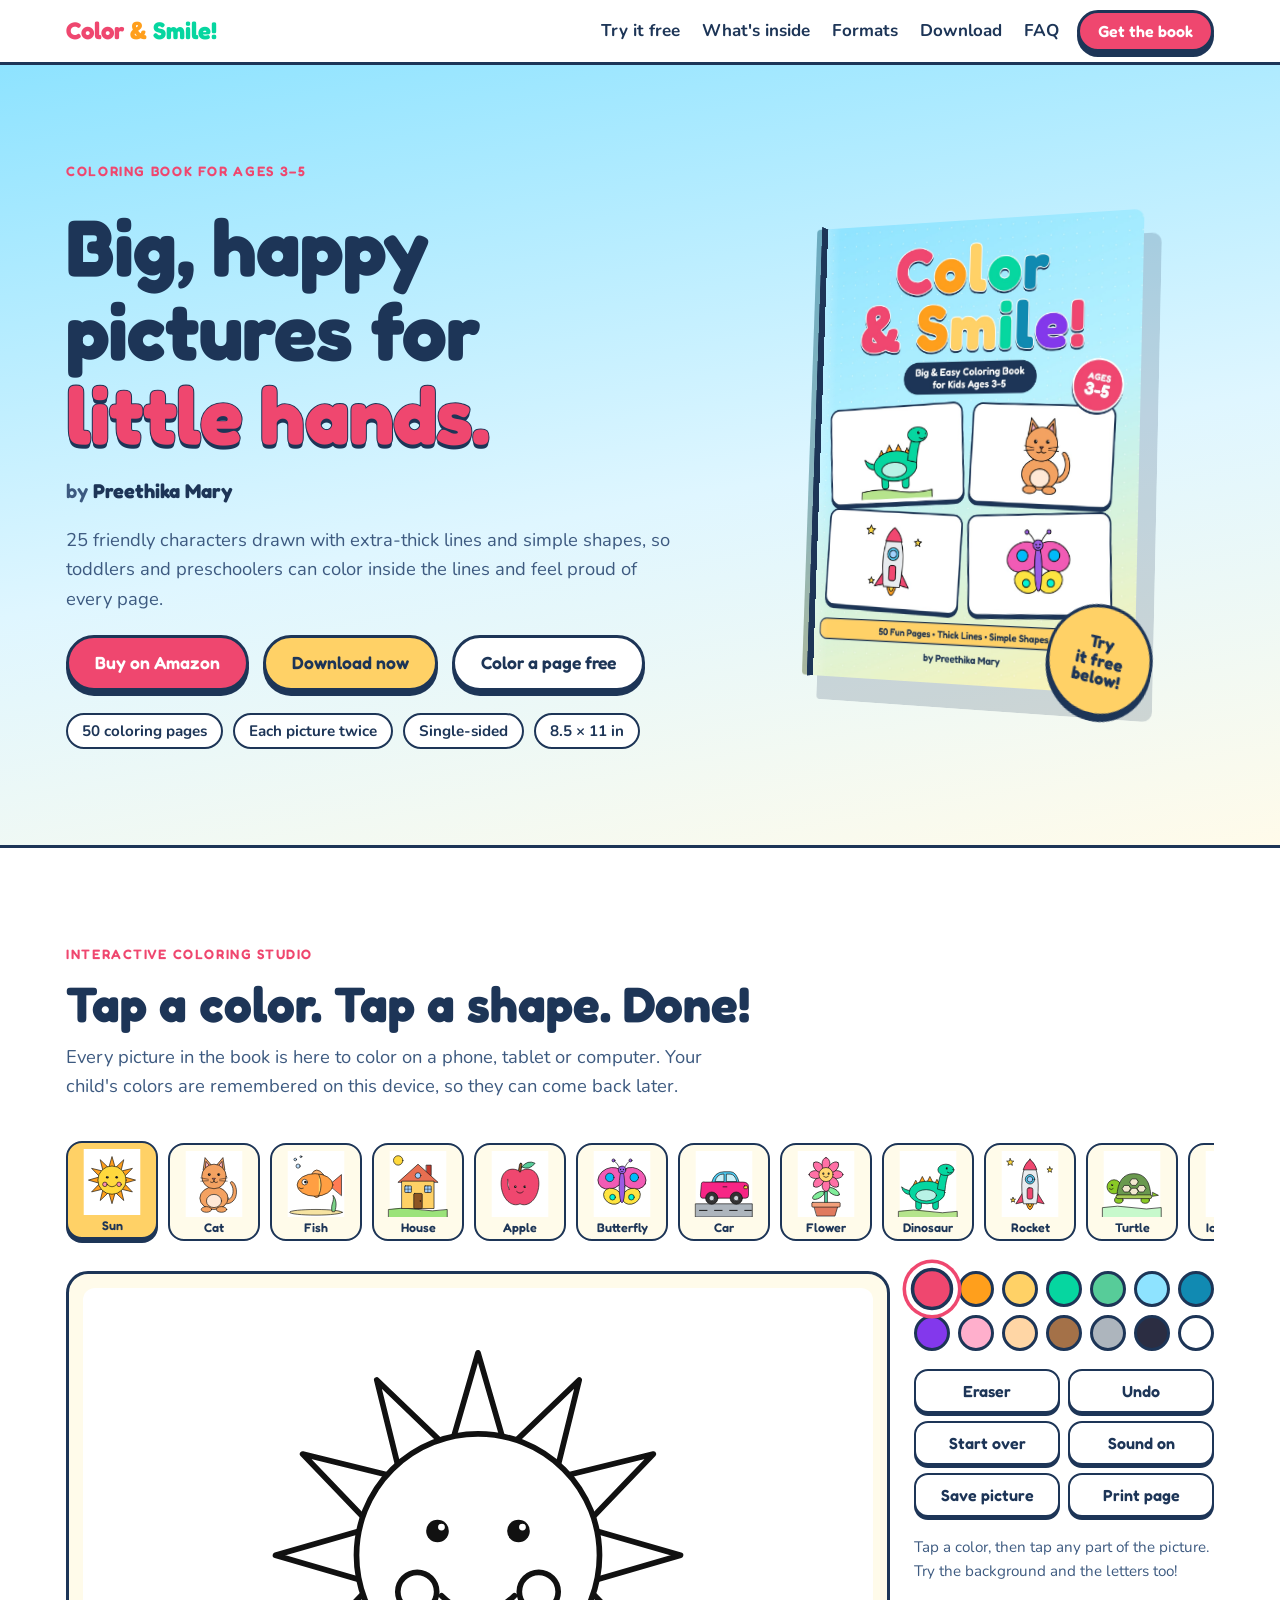
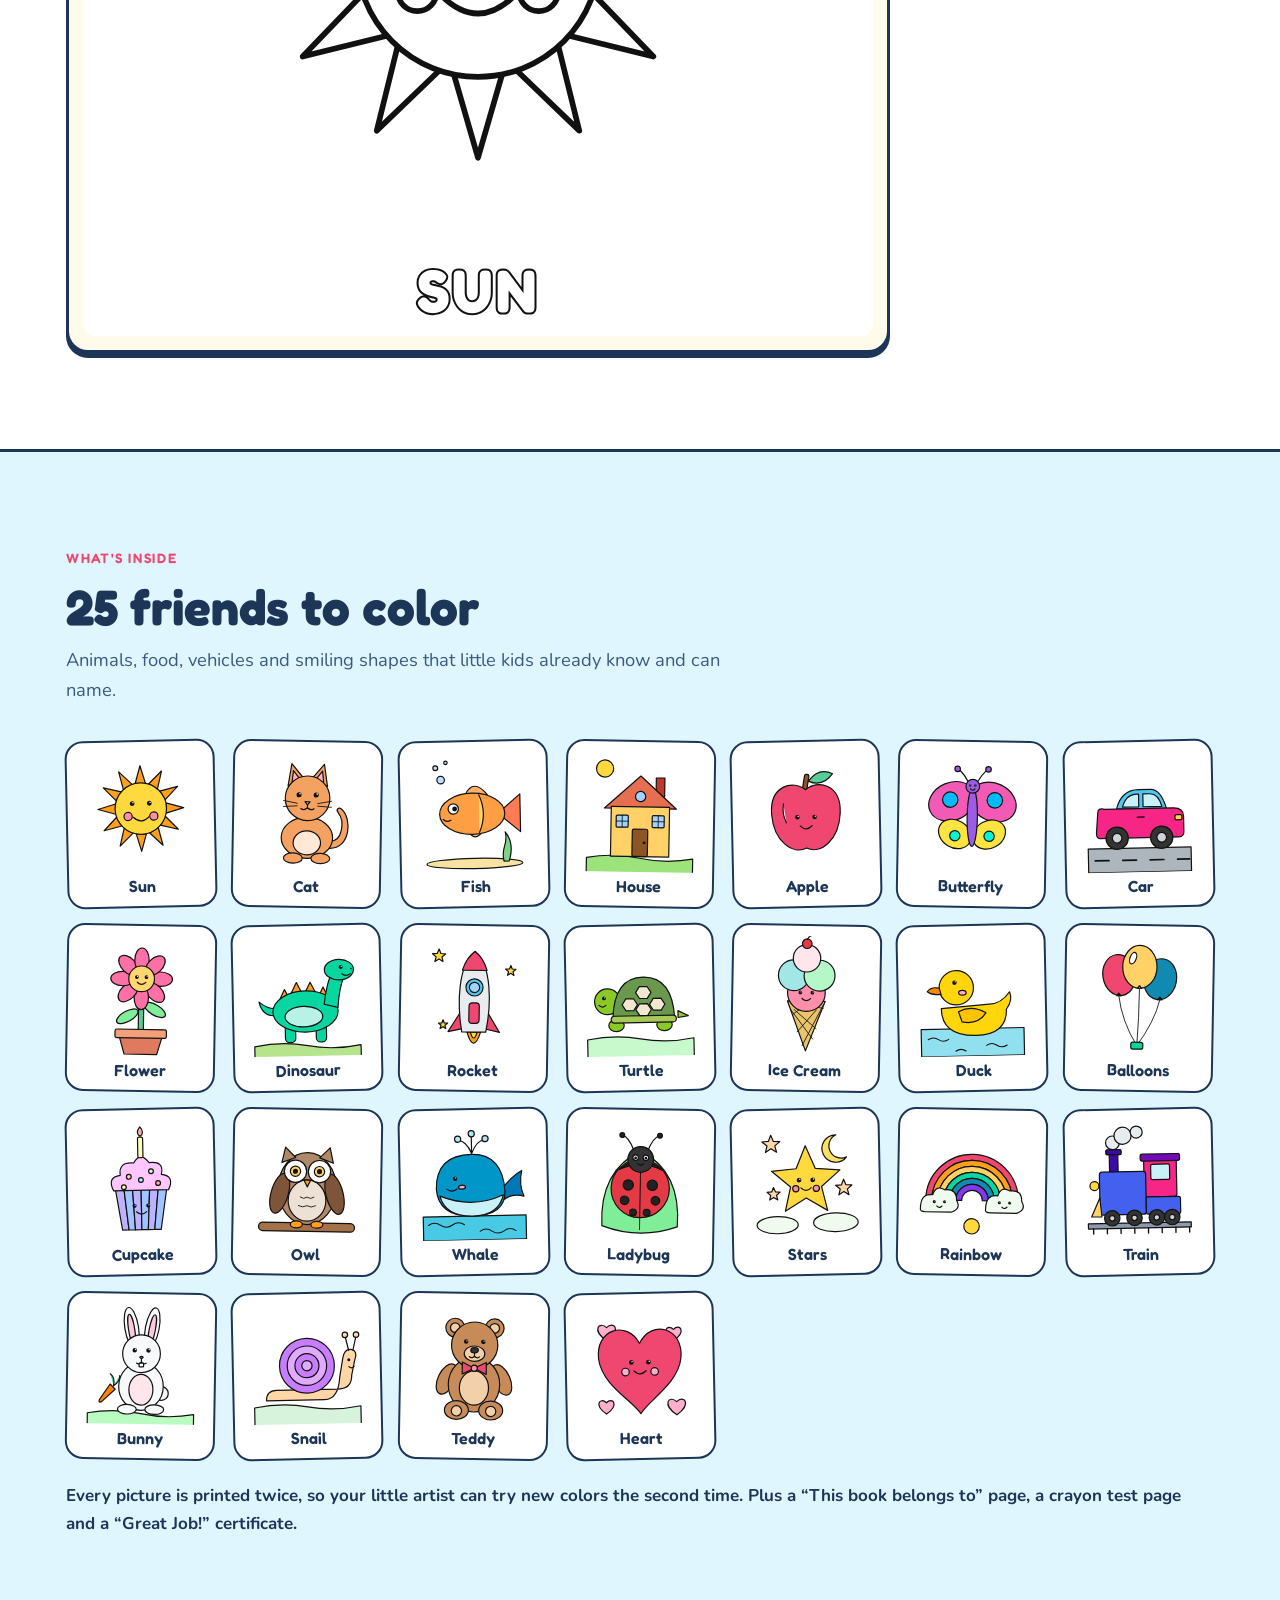
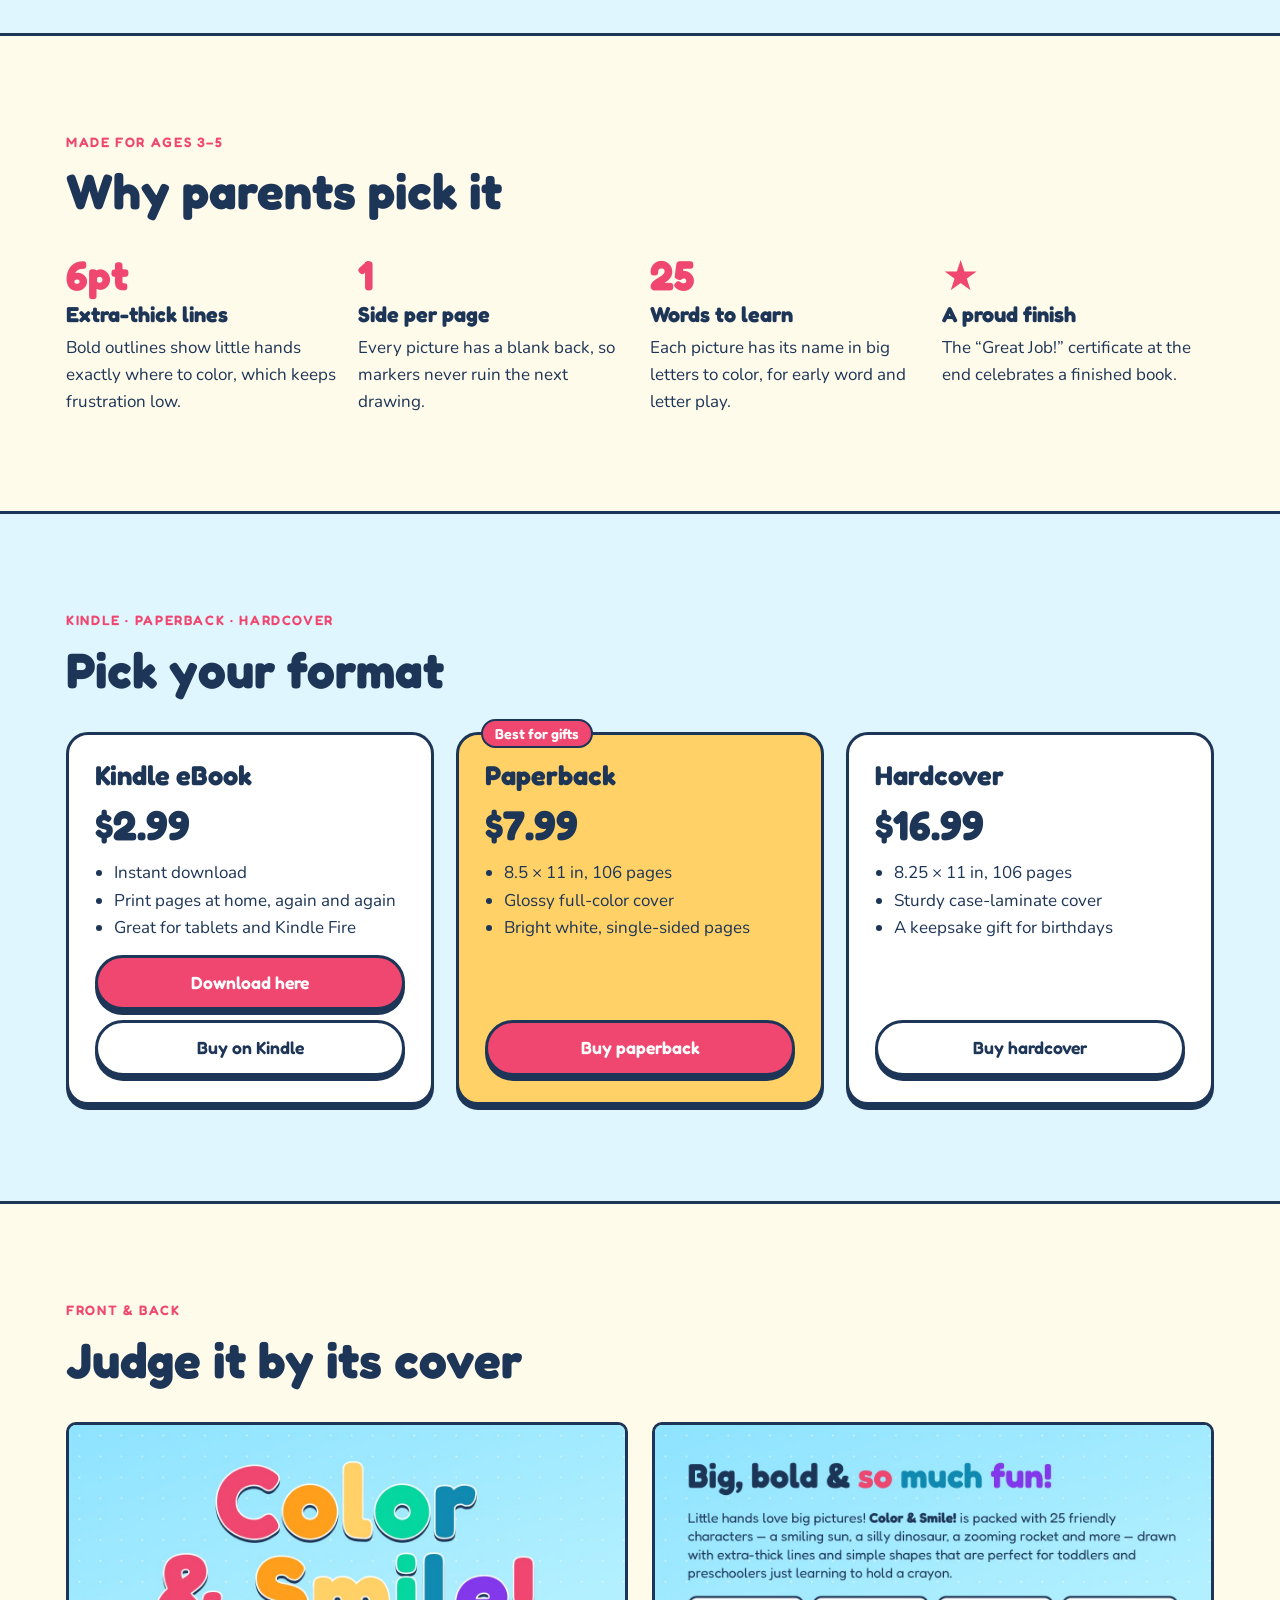
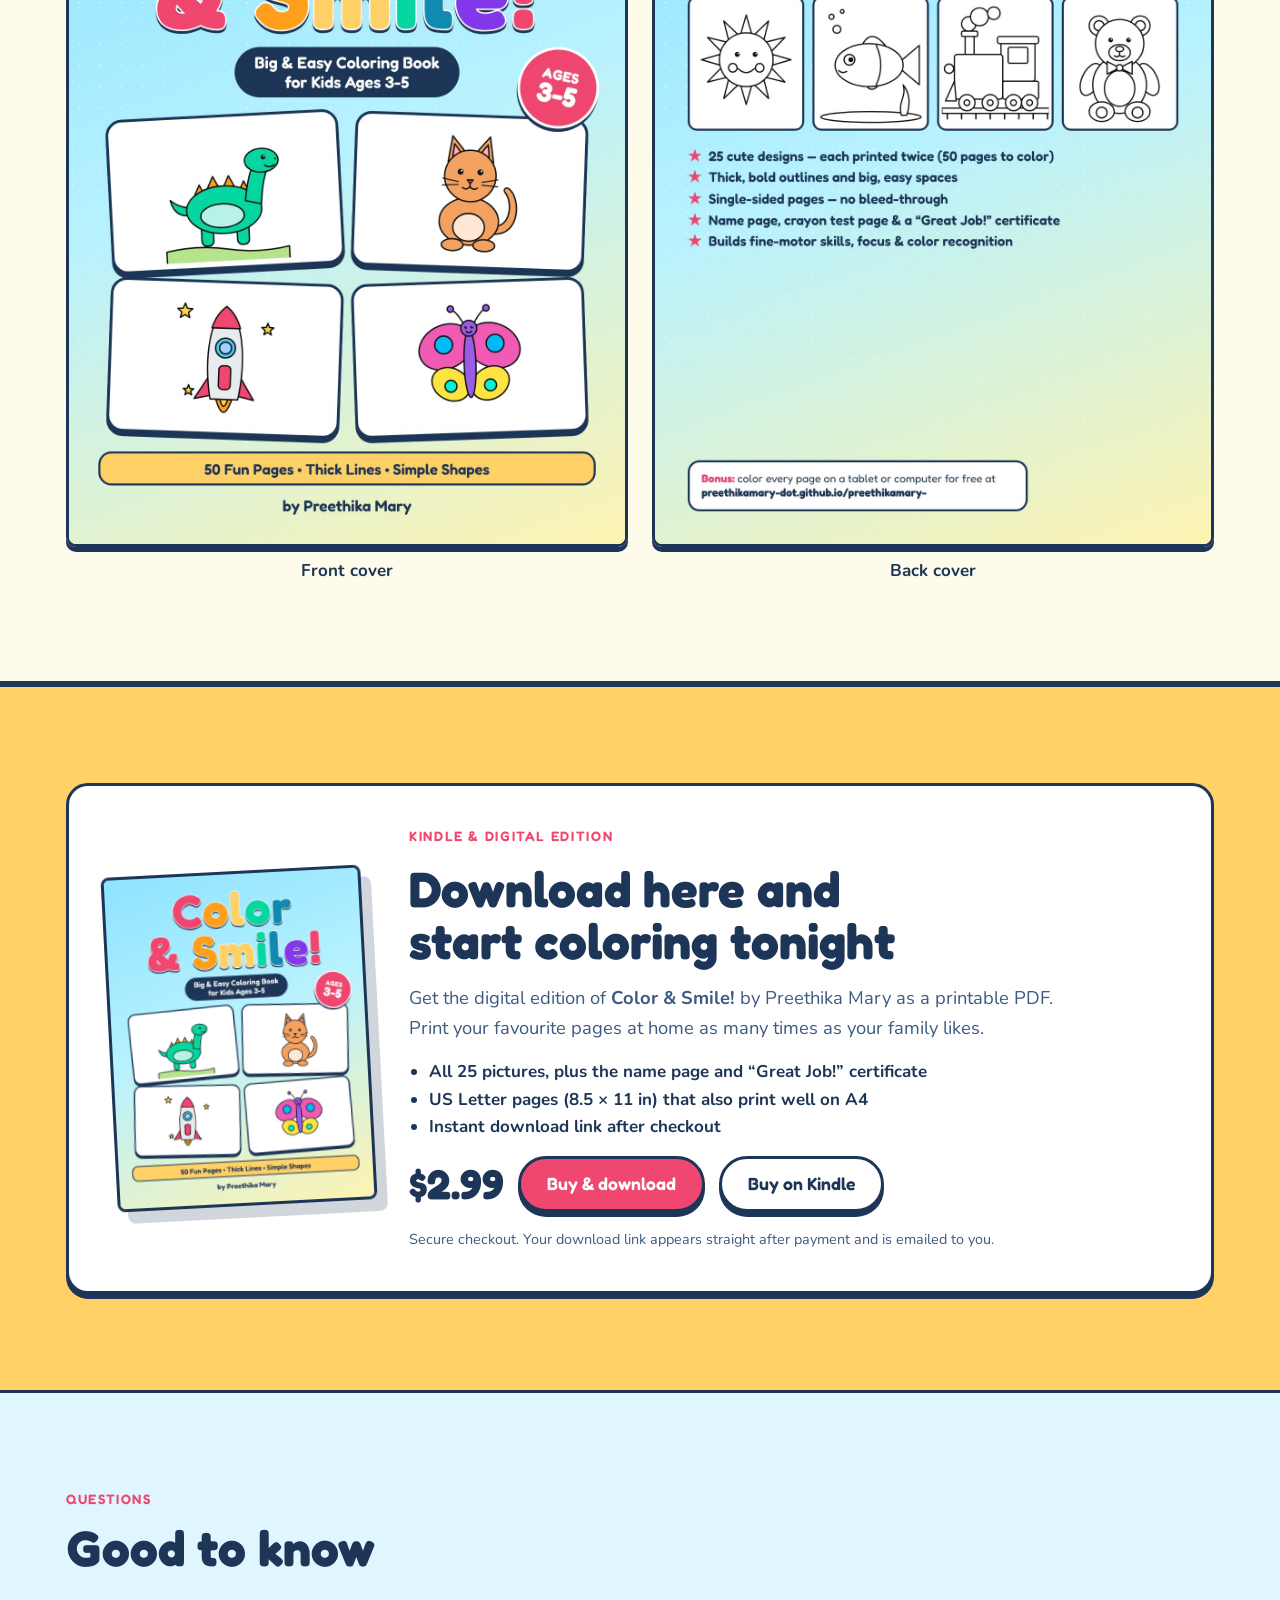
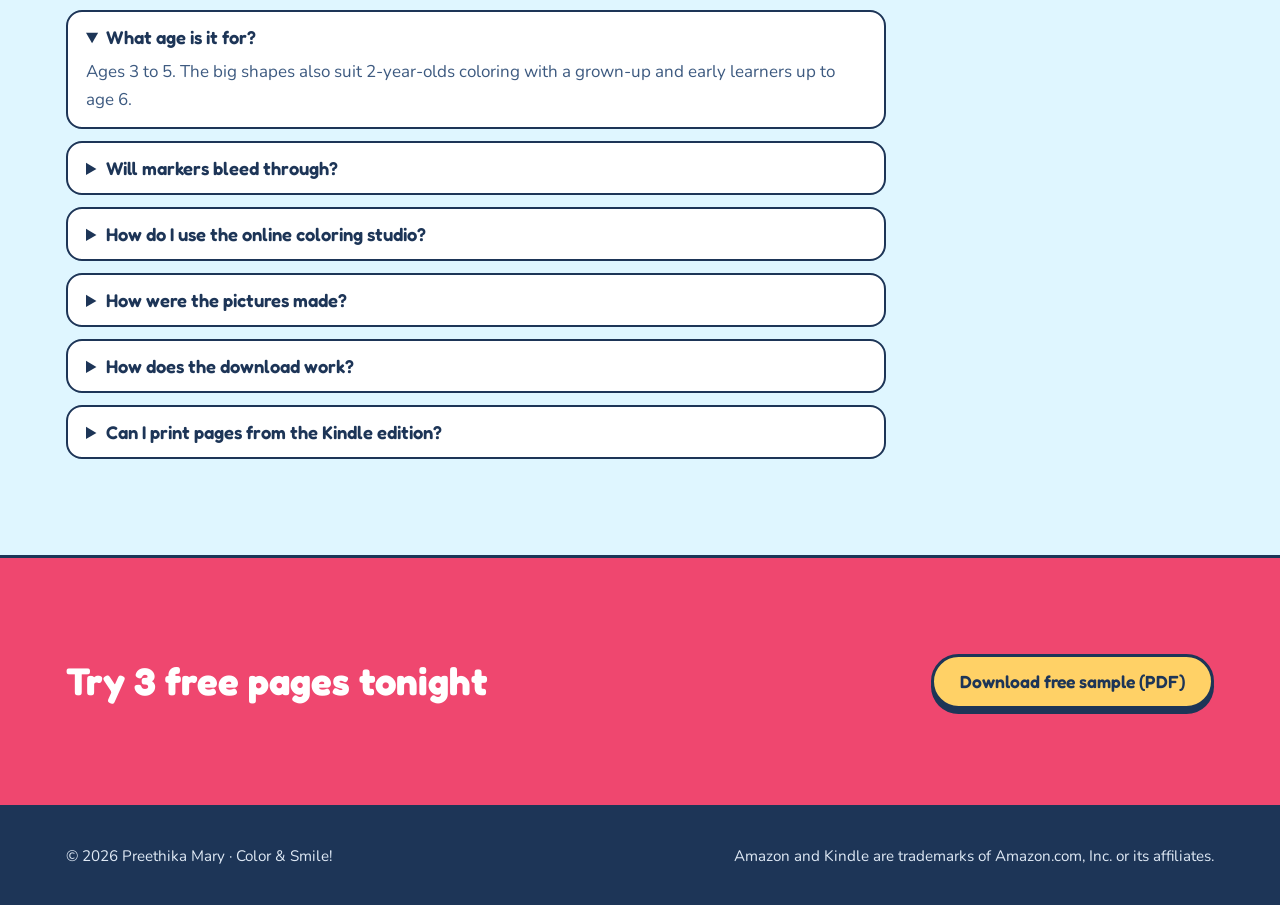
<file: docs/index.html>
<!doctype html>
<html lang="en">
<head>
<meta charset="utf-8">
<meta name="viewport" content="width=device-width, initial-scale=1, viewport-fit=cover">
<title>Color &amp; Smile! Coloring Book</title>
<meta name="claude:viewport-fit-sides" content="cover">
<meta name="author" content="Preethika Mary">
<meta name="description" content="Big & easy coloring book for kids ages 3-5. 25 cute designs, each printed twice, with thick lines and single-sided pages. Kindle, paperback and hardcover. Try coloring free online.">
<meta property="og:title" content="Color & Smile! Big & Easy Coloring Book for Kids Ages 3-5">
<meta property="og:image" content="assets/img/front-cover.jpg">
<link rel="preconnect" href="https://fonts.googleapis.com">
<link rel="preconnect" href="https://fonts.gstatic.com" crossorigin>
<link rel="stylesheet" href="https://fonts.googleapis.com/css2?family=Fredoka:wght@500;600;700&family=Nunito:wght@400;700&display=swap">
<link rel="stylesheet" href="assets/style.css">
<script>
  /* Paste your Amazon product links here after the book goes live on KDP. */
  window.BUY_LINKS = {
    /* Checkout link for the instant PDF download, e.g. a Gumroad, Payhip,
       Stripe Payment Link or PayPal link. Upload print-ready/kindle-interior.pdf there. */
    download: "",
    kindle: "",
    paperback: "",
    hardcover: ""
  };
</script>
</head>
<body>

<header class="top">
  <div class="wrap">
    <a class="logo" href="#top" aria-label="Color and Smile home"><span>Color</span> <span>&amp;</span> <span>Smile!</span></a>
    <nav aria-label="Sections">
      <a href="#try">Try it free</a>
      <a href="#inside">What's inside</a>
      <a href="#formats">Formats</a>
      <a href="#download">Download</a>
      <a href="#faq">FAQ</a>
    </nav>
    <a class="btn primary" href="#formats">Get the book</a>
  </div>
</header>

<main id="top">
  <section class="hero">
    <div class="wrap">
      <div class="hero-copy">
        <p class="eyebrow">Coloring book for ages 3&ndash;5</p>
        <h1>Big, happy pictures for <em>little hands.</em></h1>
        <p class="byline">by <strong>Preethika Mary</strong></p>
        <p class="lede">25 friendly characters drawn with extra-thick lines and simple shapes, so toddlers and preschoolers can color inside the lines and feel proud of every page.</p>
        <div class="cta-row">
          <a class="btn primary" href="#formats">Buy on Amazon</a>
          <a class="btn sun" href="#download">Download now</a>
          <a class="btn" href="#try">Color a page free</a>
        </div>
        <ul class="facts" aria-label="Book facts">
          <li>50 coloring pages</li>
          <li>Each picture twice</li>
          <li>Single-sided</li>
          <li>8.5 &times; 11 in</li>
        </ul>
      </div>
      <div class="book-stage" aria-hidden="true">
        <div class="book">
          <img src="assets/img/front-cover.jpg" alt="">
          <div class="sticker">Try<br>it free<br>below!</div>
        </div>
      </div>
    </div>
  </section>

  <section class="studio-sec" id="try">
    <div class="wrap">
      <div class="sec-head">
        <p class="eyebrow">Interactive coloring studio</p>
        <h2>Tap a color. Tap a shape. Done!</h2>
        <p class="lede">Every picture in the book is here to color on a phone, tablet or computer. Your child's colors are remembered on this device, so they can come back later.</p>
      </div>
      <div class="studio" data-studio></div>
    </div>
  </section>

  <section id="inside">
    <div class="wrap">
      <div class="sec-head">
        <p class="eyebrow">What's inside</p>
        <h2>25 friends to color</h2>
        <p class="lede">Animals, food, vehicles and smiling shapes that little kids already know and can name.</p>
      </div>
      <div class="gallery" id="gallery"></div>
      <p class="twice">Every picture is printed twice, so your little artist can try new colors the second time. Plus a &ldquo;This book belongs to&rdquo; page, a crayon test page and a &ldquo;Great Job!&rdquo; certificate.</p>
    </div>
  </section>

  <section class="reasons">
    <div class="wrap">
      <div class="sec-head"><p class="eyebrow">Made for ages 3&ndash;5</p><h2>Why parents pick it</h2></div>
      <div class="reason-grid">
        <div class="reason"><span class="num">6pt</span><h3>Extra-thick lines</h3><p>Bold outlines show little hands exactly where to color, which keeps frustration low.</p></div>
        <div class="reason"><span class="num">1</span><h3>Side per page</h3><p>Every picture has a blank back, so markers never ruin the next drawing.</p></div>
        <div class="reason"><span class="num">25</span><h3>Words to learn</h3><p>Each picture has its name in big letters to color, for early word and letter play.</p></div>
        <div class="reason"><span class="num">&#9733;</span><h3>A proud finish</h3><p>The &ldquo;Great Job!&rdquo; certificate at the end celebrates a finished book.</p></div>
      </div>
    </div>
  </section>

  <section id="formats">
    <div class="wrap">
      <div class="sec-head">
        <p class="eyebrow">Kindle &middot; Paperback &middot; Hardcover</p>
        <h2>Pick your format</h2>
      </div>
      <div class="formats">
        <article class="fmt">
          <h3>Kindle eBook</h3>
          <p class="price">$2.99</p>
          <ul><li>Instant download</li><li>Print pages at home, again and again</li><li>Great for tablets and Kindle Fire</li></ul>
          <div class="btn-stack">
            <a class="btn primary" href="#download">Download here</a>
            <a class="btn" data-buy="kindle" href="#formats">Buy on Kindle</a>
          </div>
        </article>
        <article class="fmt best">
          <h3>Paperback</h3>
          <p class="price">$7.99</p>
          <ul><li>8.5 &times; 11 in, 106 pages</li><li>Glossy full-color cover</li><li>Bright white, single-sided pages</li></ul>
          <a class="btn primary" data-buy="paperback" href="#formats">Buy paperback</a>
        </article>
        <article class="fmt">
          <h3>Hardcover</h3>
          <p class="price">$16.99</p>
          <ul><li>8.25 &times; 11 in, 106 pages</li><li>Sturdy case-laminate cover</li><li>A keepsake gift for birthdays</li></ul>
          <a class="btn" data-buy="hardcover" href="#formats">Buy hardcover</a>
        </article>
      </div>
    </div>
  </section>

  <section class="reasons">
    <div class="wrap">
      <div class="sec-head"><p class="eyebrow">Front &amp; back</p><h2>Judge it by its cover</h2></div>
      <div class="covers">
        <figure><img src="assets/img/front-cover.jpg" alt="Front cover: Color and Smile! with a dinosaur, cat, rocket and butterfly" loading="lazy"><figcaption>Front cover</figcaption></figure>
        <figure><img src="assets/img/back-cover.jpg" alt="Back cover with sample pages and a list of features" loading="lazy"><figcaption>Back cover</figcaption></figure>
      </div>
    </div>
  </section>

  <section class="download-sec" id="download">
    <div class="wrap">
      <div class="dl-card">
        <img class="dl-cover" src="assets/img/front-cover.jpg" alt="Color and Smile! cover" loading="lazy">
        <div class="dl-copy">
          <p class="eyebrow">Kindle &amp; digital edition</p>
          <h2>Download here and start coloring tonight</h2>
          <p class="lede">Get the digital edition of <b>Color &amp; Smile!</b> by Preethika Mary as a printable PDF. Print your favourite pages at home as many times as your family likes.</p>
          <ul class="dl-list">
            <li>All 25 pictures, plus the name page and &ldquo;Great Job!&rdquo; certificate</li>
            <li>US Letter pages (8.5 &times; 11 in) that also print well on A4</li>
            <li>Instant download link after checkout</li>
          </ul>
          <div class="dl-buy">
            <span class="price">$2.99</span>
            <a class="btn primary" data-buy="download" href="#download">Buy &amp; download</a>
            <a class="btn" data-buy="kindle" href="#download">Buy on Kindle</a>
          </div>
          <p class="dl-note">Secure checkout. Your download link appears straight after payment and is emailed to you.</p>
        </div>
      </div>
    </div>
  </section>

  <section id="faq">
    <div class="wrap">
      <div class="sec-head"><p class="eyebrow">Questions</p><h2>Good to know</h2></div>
      <div class="faq">
        <details open><summary>What age is it for?</summary><p>Ages 3 to 5. The big shapes also suit 2-year-olds coloring with a grown-up and early learners up to age 6.</p></details>
        <details><summary>Will markers bleed through?</summary><p>Pages are printed on one side only, so bleed-through never spoils another picture. Slip a sheet of card behind the page if you use felt-tip markers.</p></details>
        <details><summary>How do I use the online coloring studio?</summary><p>Pick a picture, tap a color, then tap any shape. Use Undo if you change your mind and Start over to begin again. It works on phones, tablets and computers.</p></details>
        <details><summary>How were the pictures made?</summary><p>The line art was created with the help of AI and then refined by hand for thick, closed lines and big spaces that suit young children.</p></details>
        <details><summary>How does the download work?</summary><p>Press &ldquo;Buy &amp; download&rdquo;, pay securely, and you get a link to the PDF right away (it is also emailed to you). Open it on any computer or tablet and print the pages you like.</p></details>
        <details><summary>Can I print pages from the Kindle edition?</summary><p>Yes. Open the eBook on a computer or tablet and print the pages you like for personal use at home.</p></details>
      </div>
    </div>
  </section>

  <section class="band">
    <div class="wrap">
      <h2>Try 3 free pages tonight</h2>
      <a class="btn sun" href="downloads/free-sample-pages.pdf" data-sample>Download free sample (PDF)</a>
    </div>
  </section>
</main>

<footer>
  <div class="wrap">
    <span>&copy; 2026 Preethika Mary &middot; Color &amp; Smile!</span>
    <span>Amazon and Kindle are trademarks of Amazon.com, Inc. or its affiliates.</span>
  </div>
</footer>

<script src="assets/pages.js"></script>
<script src="assets/app.js"></script>
<script>
  (function () {
    const g = document.getElementById('gallery');
    g.innerHTML = window.PAGES.map(p => `<figure>${p.colored}<figcaption>${p.title}</figcaption></figure>`).join('');
    const search = 'https://www.amazon.com/s?k=' + encodeURIComponent('Color & Smile coloring book Preethika Mary');
    const links = window.BUY_LINKS || {};
    document.querySelectorAll('[data-buy]').forEach(a => {
      /* Until a checkout link is added, the download button sends buyers to Kindle. */
      const url = links[a.dataset.buy] || (a.dataset.buy === 'download' ? links.kindle : '') || search;
      a.href = url; a.target = '_blank'; a.rel = 'noopener';
    });
    if (window.IS_ARTIFACT) document.querySelectorAll('[data-sample]').forEach(a => a.closest('.band').hidden = true);
  })();
</script>
</body>
</html>
</file>
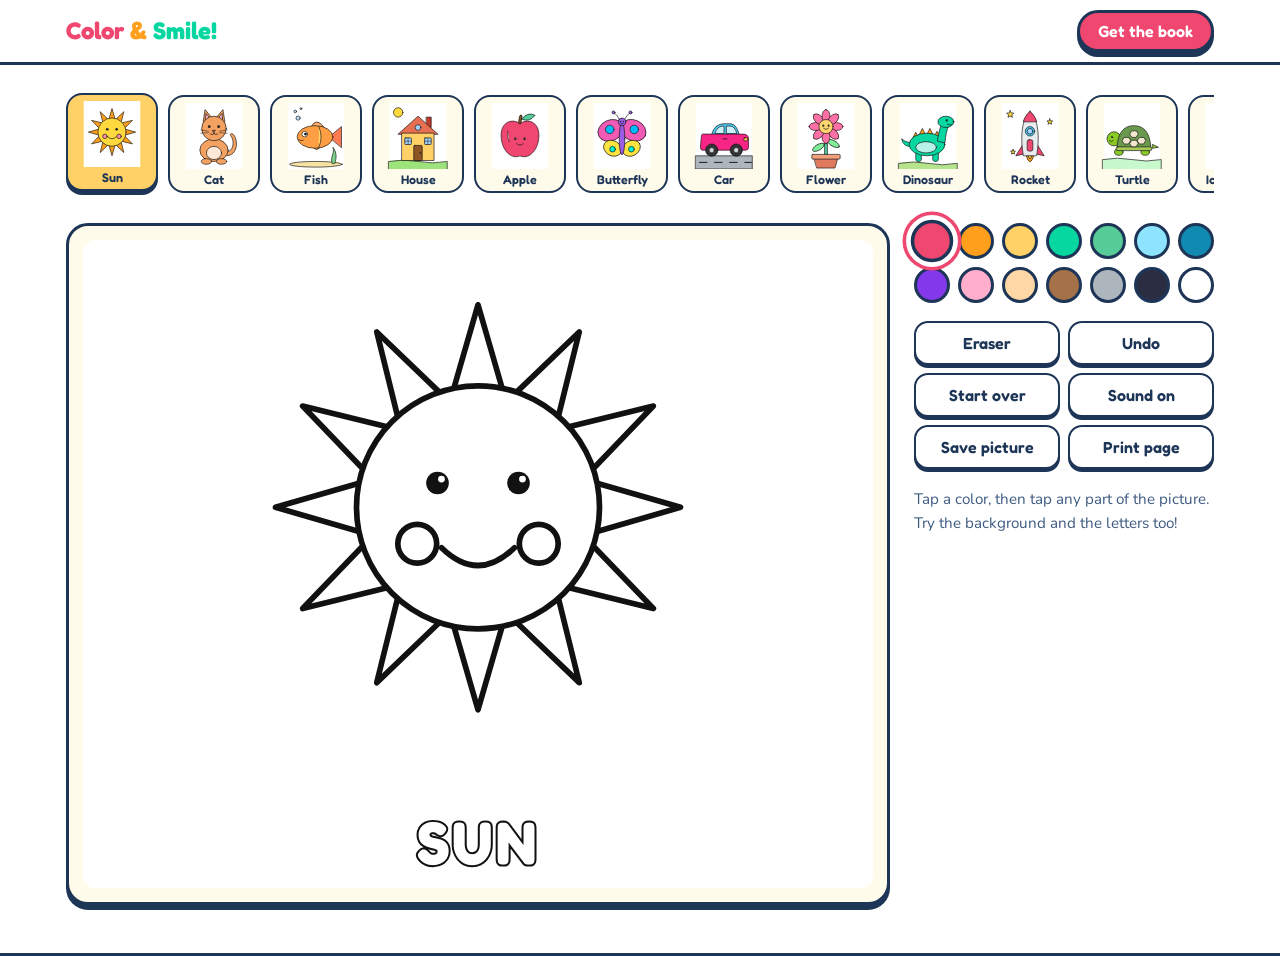
<file: docs/color.html>
<!doctype html>
<html lang="en">
<head>
<meta charset="utf-8">
<meta name="viewport" content="width=device-width, initial-scale=1, viewport-fit=cover">
<title>Color &amp; Smile! Studio</title>
<link rel="stylesheet" href="https://fonts.googleapis.com/css2?family=Fredoka:wght@500;600;700&family=Nunito:wght@400;700&display=swap">
<link rel="stylesheet" href="assets/style.css">
</head>
<body class="studio-page">
<header class="top"><div class="wrap">
  <a class="logo" href="index.html"><span>Color</span> <span>&amp;</span> <span>Smile!</span></a>
  <a class="btn primary" href="index.html#formats" style="margin-left:auto">Get the book</a>
</div></header>
<main class="studio-sec"><section><div class="wrap"><div class="studio" data-studio></div></div></section></main>
<script src="assets/pages.js"></script>
<script src="assets/app.js"></script>
</body>
</html>
</file>
<file: docs/assets/style.css>
/* Layout: one long sales scroll on a sky-to-sunshine ground; coloring studio is the centrepiece. */
:root {
  --ink: #1d3557;        /* navy outline ink, from the cover */
  --ink-soft: #3d5a80;
  --sky: #dff6ff;
  --sky-deep: #8ee3ff;
  --sun: #ffd166;
  --berry: #ef476f;
  --mint: #06d6a0;
  --paper: #ffffff;
  --cream: #fffbea;
  --display: "Fredoka", "Baloo 2", "Arial Rounded MT Bold", system-ui, sans-serif;
  --body: "Nunito", "Segoe UI", system-ui, sans-serif;
  --r: 22px;
  --line: 3px solid var(--ink);
  --lift: 0 5px 0 var(--ink);
  color-scheme: light;
}
* { box-sizing: border-box }
html { scroll-behavior: smooth }
@media (prefers-reduced-motion: reduce) { html { scroll-behavior: auto } *, *::before, *::after { animation: none !important; transition: none !important } }
body { margin: 0; background: var(--sky); color: var(--ink); font: 17px/1.6 var(--body) }
img { max-width: 100%; display: block }
h1, h2, h3 { font-family: var(--display); line-height: 1.05; margin: 0; text-wrap: balance; font-weight: 700 }
h2 { font-size: clamp(2rem, 4.5vw, 3.1rem) }
p { margin: 0 }
a { color: inherit }
:focus-visible { outline: 4px solid var(--berry); outline-offset: 3px; border-radius: 8px }

.wrap { max-width: 1180px; margin: 0 auto; padding-left: max(16px, env(safe-area-inset-left, 0px)); padding-right: max(16px, env(safe-area-inset-right, 0px)) }
section { padding-block: clamp(56px, 8vw, 96px) }
.eyebrow { font-family: var(--display); font-weight: 600; text-transform: uppercase; letter-spacing: .12em; font-size: .85rem; color: var(--berry) }
.lede { font-size: 1.15rem; color: var(--ink-soft); max-width: 60ch }
.sec-head { display: grid; gap: 12px; margin-bottom: 36px; max-width: 760px }

/* buttons look like stickers */
.btn { display: inline-flex; align-items: center; gap: 10px; font: 600 1.1rem/1 var(--display); padding: 16px 26px; border-radius: 999px;
  border: var(--line); box-shadow: var(--lift); text-decoration: none; cursor: pointer; background: var(--paper); color: var(--ink);
  transition: transform .12s, box-shadow .12s }
.btn:hover { transform: translateY(-2px); box-shadow: 0 7px 0 var(--ink) }
.btn:active { transform: translateY(3px); box-shadow: 0 2px 0 var(--ink) }
.btn.primary { background: var(--berry); color: #fff }
.btn.sun { background: var(--sun) }

/* header */
body::before { content: ""; position: fixed; inset: 0 0 auto; height: env(safe-area-inset-top, 0px); z-index: 10; background: var(--paper) }
.top { position: sticky; top: env(safe-area-inset-top, 0px); z-index: 9; background: var(--paper); border-bottom: var(--line) }
.top .wrap { display: flex; align-items: center; gap: 18px; padding-block: 10px }
.logo { font: 700 1.5rem/1 var(--display); text-decoration: none; white-space: nowrap }
.logo span:nth-child(1) { color: var(--berry) } .logo span:nth-child(2) { color: #ff9f1c } .logo span:nth-child(3) { color: var(--mint) }
.top nav { display: flex; gap: 22px; margin-left: auto; font-weight: 700 }
.top nav a { text-decoration: none } .top nav a:hover { color: var(--berry) }
.top .btn { padding: 10px 18px; font-size: 1rem }
@media (max-width: 760px) { .top nav { display: none } .top .btn { margin-left: auto } }

/* hero */
.hero { background: linear-gradient(170deg, var(--sky-deep), var(--sky) 55%, var(--cream)); border-bottom: var(--line); overflow: hidden }
.hero .wrap { display: grid; grid-template-columns: 1.1fr .9fr; gap: 48px; align-items: center }
.hero h1 { font-size: clamp(2.6rem, 6.4vw, 5rem); letter-spacing: -.01em }
.hero h1 em { font-style: normal; color: var(--berry); -webkit-text-stroke: 2px var(--ink); paint-order: stroke fill; text-shadow: 0 4px 0 var(--ink) }
.hero-copy { display: grid; gap: 22px; min-width: 0 }
.cta-row { display: flex; flex-wrap: wrap; gap: 14px }
.facts { display: flex; flex-wrap: wrap; gap: 10px; padding: 0; margin: 0; list-style: none }
.facts li { background: var(--paper); border: 2px solid var(--ink); border-radius: 999px; padding: 4px 14px; font-weight: 700; font-size: .95rem }
@media (max-width: 860px) { .hero .wrap { grid-template-columns: 1fr } }

/* 3D book */
.book-stage { perspective: 1600px; display: flex; justify-content: center; padding: 20px 0 30px }
.book { position: relative; width: min(360px, 78vw); aspect-ratio: 8.5 / 11; transform: rotateY(-24deg) rotateX(4deg); transform-style: preserve-3d;
  animation: bob 5s ease-in-out infinite }
.book img { width: 100%; height: 100%; border-radius: 4px 10px 10px 4px; box-shadow: 18px 24px 0 rgba(29, 53, 87, .18) }
.book::before { content: ""; position: absolute; top: 0; bottom: 0; left: 0; width: 26px; background: var(--ink);
  transform: rotateY(90deg) translateZ(13px) translateX(-13px); transform-origin: left }
.book::after { content: ""; position: absolute; inset: 0; border-radius: 4px 10px 10px 4px;
  background: linear-gradient(90deg, rgba(0,0,0,.25) 0 2%, rgba(255,255,255,.25) 3%, transparent 8%) }
@keyframes bob { 50% { transform: rotateY(-18deg) rotateX(2deg) translateY(-8px) } }
.sticker { position: absolute; right: -30px; bottom: -18px; z-index: 2; background: var(--sun); border: var(--line); border-radius: 50%; width: 104px; height: 104px;
  display: grid; place-items: center; text-align: center; font: 700 1rem/1.05 var(--display); transform: rotate(10deg) translateZ(40px); box-shadow: var(--lift) }

/* studio */
.studio-sec { background: var(--paper); border-bottom: var(--line) }
.studio { display: grid; gap: 18px }
.st-pages { display: flex; gap: 10px; overflow-x: auto; padding: 6px 4px 12px; scroll-snap-type: x mandatory }
.st-thumb { flex: none; width: 92px; scroll-snap-align: start; background: var(--cream); border: 2px solid var(--ink); border-radius: 16px; padding: 6px 6px 4px; cursor: pointer; font: 600 .78rem var(--display); color: var(--ink) }
.st-thumb svg { width: 100%; height: 66px }
.st-thumb span { display: block; white-space: nowrap; overflow: hidden; text-overflow: ellipsis }
.st-thumb[aria-selected="true"] { background: var(--sun); box-shadow: 0 4px 0 var(--ink); transform: translateY(-2px) }
.st-main { display: grid; grid-template-columns: minmax(0, 1fr) 300px; gap: 24px; align-items: start }
.st-board { background: var(--cream); border: var(--line); border-radius: var(--r); padding: 14px; box-shadow: var(--lift) }
.st-art svg { width: 100%; height: auto; max-height: 72vh; display: block; margin: 0 auto; background: #fff; border-radius: 12px }
.st-art .rg { cursor: pointer; transition: fill .25s }
.st-art .rg:hover { filter: brightness(.96) }
.st-art .ln { pointer-events: none }
.st-art .pop { animation: pop .3s ease-out; transform-box: fill-box; transform-origin: center }
@keyframes pop { 40% { transform: scale(1.04) } }
.st-side { display: grid; gap: 18px; position: sticky; top: 90px }
.st-palette { display: grid; grid-template-columns: repeat(7, 1fr); gap: 8px }
.st-swatch { aspect-ratio: 1; max-width: 100%; border-radius: 50%; border: 3px solid var(--ink); background: var(--c); cursor: pointer; transition: transform .12s }
.st-swatch[aria-checked="true"] { transform: scale(1.18); box-shadow: 0 0 0 4px var(--paper), 0 0 0 7px var(--berry) }
.st-tools { display: grid; grid-template-columns: 1fr 1fr; gap: 8px }
.st-tool { font: 600 1rem var(--display); padding: 10px; border-radius: 14px; border: 2px solid var(--ink); background: var(--paper); color: var(--ink); cursor: pointer; box-shadow: 0 3px 0 var(--ink) }
.st-tool[aria-pressed="true"][data-act="eraser"] { background: var(--sun) }
.st-tool:active { transform: translateY(2px); box-shadow: 0 1px 0 var(--ink) }
.st-hint { font-size: .95rem; color: var(--ink-soft) }
@media (max-width: 860px) {
  .st-main { grid-template-columns: 1fr }
  .st-side { position: static; order: -1 }
  .st-palette { grid-template-columns: repeat(7, 1fr) }
}

/* inside gallery */
.gallery { display: grid; grid-template-columns: repeat(auto-fill, minmax(140px, 1fr)); gap: 16px }
.gallery figure { margin: 0; background: var(--paper); border: 2px solid var(--ink); border-radius: 18px; padding: 10px; text-align: center; font: 600 1rem var(--display) }
.gallery figure:nth-child(odd) { transform: rotate(-1.2deg) } .gallery figure:nth-child(even) { transform: rotate(1deg) }
.gallery svg { width: 100%; height: 120px }
.twice { margin-top: 22px; font-weight: 700 }

/* reasons */
.reasons { background: var(--cream); border-block: var(--line) }
.reason-grid { display: grid; grid-template-columns: repeat(4, 1fr); gap: 20px }
.reason { display: grid; gap: 8px; align-content: start }
.reason .num { font: 700 2.6rem/1 var(--display); color: var(--berry) }
.reason h3 { font-size: 1.35rem }
@media (max-width: 900px) { .reason-grid { grid-template-columns: 1fr 1fr } }
@media (max-width: 520px) { .reason-grid { grid-template-columns: 1fr } }

/* formats */
.formats { display: grid; grid-template-columns: repeat(3, 1fr); gap: 22px; align-items: stretch }
.fmt { background: var(--paper); border: var(--line); border-radius: var(--r); padding: 26px; display: flex; flex-direction: column; gap: 14px; box-shadow: var(--lift) }
.fmt.best { background: var(--sun); position: relative }
.fmt.best::before { content: "Best for gifts"; position: absolute; top: -16px; left: 22px; background: var(--berry); color: #fff; font: 600 .9rem var(--display); padding: 4px 12px; border-radius: 999px; border: 2px solid var(--ink) }
.fmt h3 { font-size: 1.7rem }
.price { font: 700 2.6rem/1 var(--display); font-variant-numeric: tabular-nums }
.price small { font-size: 1rem; font-weight: 600; color: var(--ink-soft) }
.fmt ul { margin: 0; padding-left: 1.1em; flex: 1 }
.fmt .btn { justify-content: center }
@media (max-width: 900px) { .formats { grid-template-columns: 1fr } }

/* covers */
.covers { display: grid; grid-template-columns: 1fr 1fr; gap: 24px }
.covers figure { margin: 0; display: grid; gap: 10px; font-weight: 700; text-align: center }
.covers img { border: var(--line); border-radius: 10px; box-shadow: var(--lift); width: 100% }
@media (max-width: 640px) { .covers { grid-template-columns: 1fr } }

/* byline + download */
.byline { font: 600 1.25rem var(--display); color: var(--ink-soft) }
.byline strong { color: var(--ink) }
.btn-stack { display: grid; gap: 10px }
.download-sec { background: var(--sun); border-block: var(--line) }
.dl-card { display: grid; grid-template-columns: 260px minmax(0, 1fr); gap: 40px; align-items: center; background: var(--paper);
  border: var(--line); border-radius: var(--r); box-shadow: var(--lift); padding: clamp(20px, 4vw, 40px) }
.dl-cover { width: 100%; border: var(--line); border-radius: 8px; transform: rotate(-3deg); box-shadow: 10px 12px 0 rgba(29, 53, 87, .2) }
.dl-copy { display: grid; gap: 16px; min-width: 0 }
.dl-list { margin: 0; padding-left: 1.2em; font-weight: 700 }
.dl-buy { display: flex; flex-wrap: wrap; align-items: center; gap: 14px }
.dl-note { font-size: .9rem; color: var(--ink-soft) }
@media (max-width: 720px) { .dl-card { grid-template-columns: 1fr } .dl-cover { max-width: 200px; margin: 0 auto } }

/* faq */
.faq { display: grid; gap: 12px; max-width: 820px }
.faq details { background: var(--paper); border: 2px solid var(--ink); border-radius: 16px; padding: 14px 18px }
.faq summary { font: 600 1.15rem var(--display); cursor: pointer }
.faq details p { margin-top: 10px; color: var(--ink-soft) }

/* sample band + footer */
.band { background: var(--berry); color: #fff; border-block: var(--line) }
.band .wrap { display: flex; flex-wrap: wrap; gap: 20px; align-items: center; justify-content: space-between }
.band h2 { font-size: clamp(1.7rem, 3.5vw, 2.4rem) }
footer { background: var(--ink); color: #dfe9f5; padding-block: 36px; font-size: .95rem }
footer .wrap { display: flex; flex-wrap: wrap; gap: 16px; justify-content: space-between }

/* full-screen studio page */
.studio-page section { padding-block: 24px 48px }
</file>
